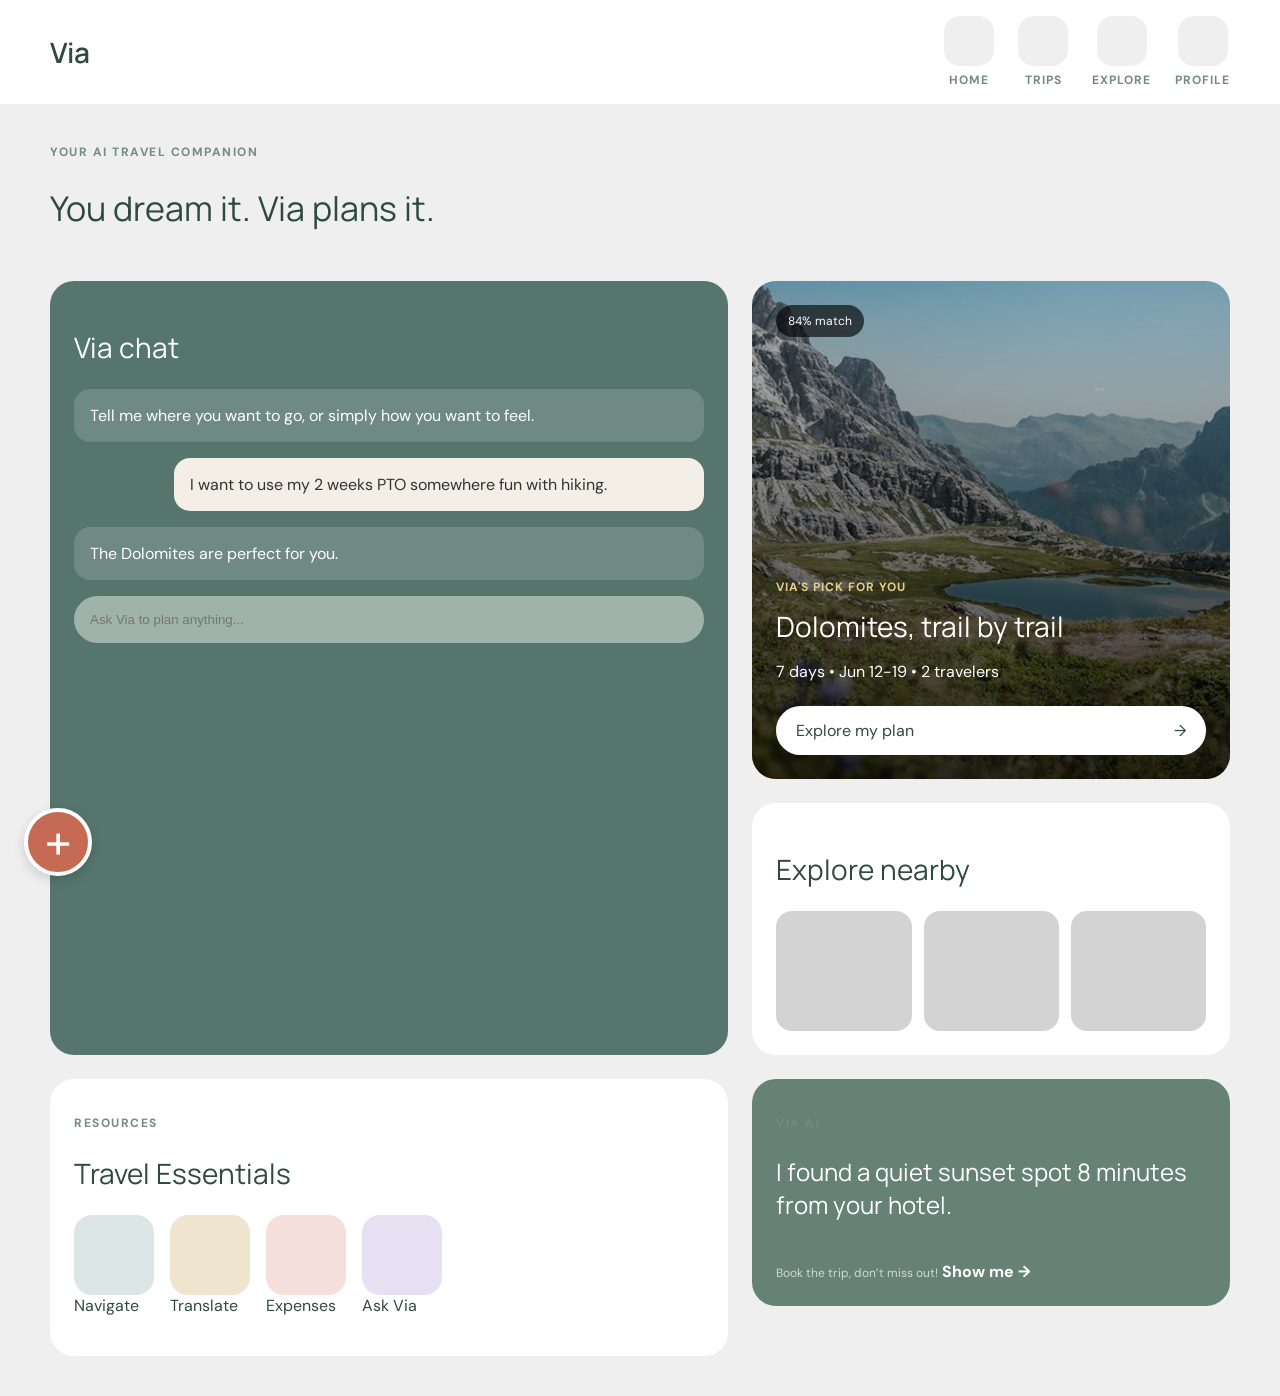
<file: index.html>
<!doctype html>
<html lang="en">

<head>
    <meta charset="UTF-8" />
    <meta name="viewport" content="width=device-width, initial-scale=1.0">
    <link rel="stylesheet" href="styles.css" />
    <link rel="stylesheet" href="home.css" />
    <link rel="manifest" href="pwa-manifest.json" />
    <title>Home</title>

    <link rel="preconnect" href="https://fonts.googleapis.com">
    <link rel="preconnect" href="https://fonts.gstatic.com" crossorigin>
    <link href="https://fonts.googleapis.com/css2?family=DM+Sans:wght@400;500;700&family=Manrope:wght@300;400;500;600&display=swap" rel="stylesheet">
</head>

<body>

<!--NAVBAR-->

    <nav>
        <div class="logo">Via</div>
        
            <ul class="menu">

                <li> <a href="index.html"></a>     <span>Home</span> </li>
                <li> <a href="trips.html"></a>     <span>Trips</span> </li>
                <li> <a href="explore.html"></a>   <span>Explore</span> </li>
                <li> <a href="profile.html"></a>   <span>Profile</span></li>

            </ul>

        <div class="plus-button">+</div>
    </nav>

<!--PAGE TITLE-->

    <div class="container">

    <header id="homeHeader">
                <div>
                    <p class="eyebrow">Your AI travel companion</p>
                    <h1>You dream it. Via plans it.</h1>
                </div>
                <div class="avatar" aria-label="Profile"></div>
            </header>


<!--VIA CHAT section-->

            <section id="homeChat">
                <h2>Via chat</h2>

                <div class="message">Tell me where you want to go, or simply how you want to feel.</div>
                <div class="user-message">I want to use my 2 weeks PTO somewhere fun with hiking.</div>
                <div class="message">The Dolomites are perfect for you.</div>

                <input type="text" placeholder="Ask Via to plan anything..."/>
            </section>
            


<!--Via's Pick For You section-->        

            <section id="homePick">

                <div class="pick-overlay">
                    <div class="match-badge">84% match</div>
                    <div class="pick-content">
                        
                        <p class="pick-label">VIA'S PICK FOR YOU</p>
                        <h2>Dolomites, trail by trail</h2>
                        <p>7 days • Jun 12-19 • 2 travelers</p>

                        <a href="trips.html" class="pick-button">Explore my plan<span>→</span></a>

                    </div>
                </div>
            </section>



<!--EXPLORE NEARBY section--> 

            <section id="homeExplore">
                <h2>Explore nearby</h2>
                <div class="explore-cards">

                    <div class="explore-card"></div>
                    <div class="explore-card"></div>
                    <div class="explore-card"></div>

                </div>
            </section>

<!--TRAVEL ESSENTIALS section--> 

            <section id="homeEssentials">
                <p class="eyebrow">Resources</p>
                <h2>Travel Essentials</h2>
                <ul class="tiles">
                    <li><div class="tile"></div>Navigate</li>
                    <li><div class="tile cream"></div>Translate</li>
                    <li><div class="tile pink"></div>Expenses</li>
                    <li><div class="tile lilac"></div>Ask Via</li>
                </ul>
            </section>

<!--VIA RECOMMENDATION section-->

            <section id="homeNotice">
                <p class="eyebrow light">Via AI</p>
                <h3>I found a quiet sunset spot 8 minutes from your hotel.</h3>
                <small>Book the trip, don’t miss out!</small>
                <a href="#" class="show-me">Show me →</a>
            </section>


        
    </div>



    </body>

</html>
</file>
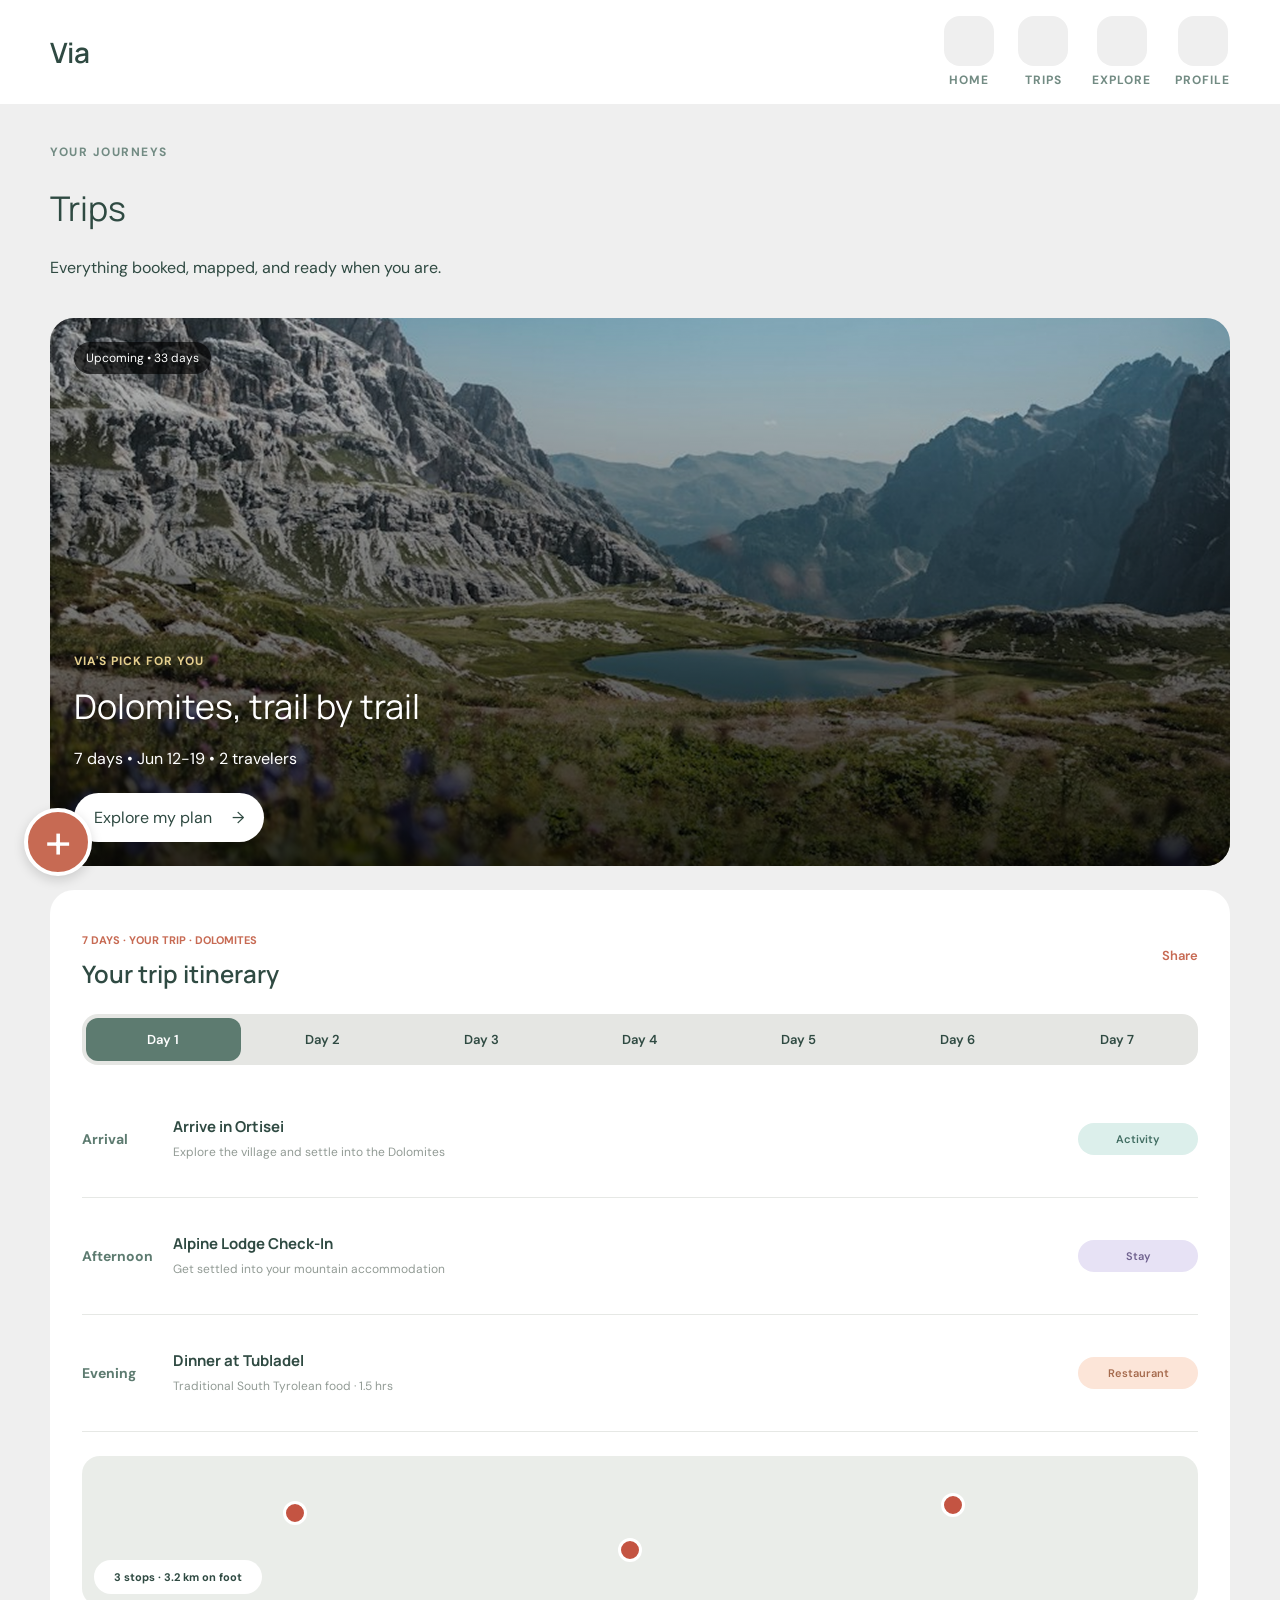
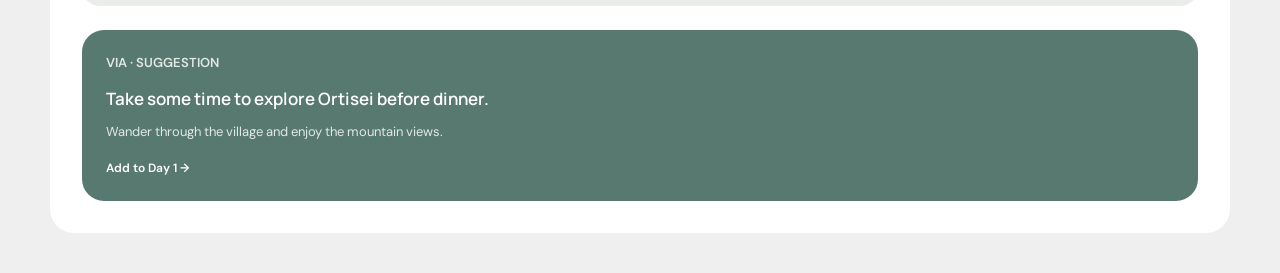
<file: trips.html>
<!doctype html>
<html lang="en">

<head>
    <meta charset="UTF-8">
    <meta name="viewport" content="width=device-width, initial-scale=1.0">
    <link rel="stylesheet" href="styles.css">
    <link rel="stylesheet" href="trips.css">
    <link rel="manifest" href="pwa-manifest.json" />
    <title>Trips</title>

    <link rel="preconnect" href="https://fonts.googleapis.com">
    <link rel="preconnect" href="https://fonts.gstatic.com" crossorigin>
    <link href="https://fonts.googleapis.com/css2?family=DM+Sans:wght@400;500;700&family=Manrope:wght@300;400;500;600&display=swap" rel="stylesheet">
</head>

<body>


<!--NAVBAR-->

    <nav>
        <div class="logo">Via</div>
        
            <ul class="menu">
                <li> <a href="index.html"></a>     <span>Home</span> </li>
                <li> <a href="trips.html"></a>     <span>Trips</span> </li>
                <li> <a href="explore.html"></a>   <span>Explore</span> </li>
                <li> <a href="profile.html"></a>   <span>Profile</span></li>
            </ul>

        <div class="plus-button">+</div>
    </nav>


<div class="container trips-page">

    <header id="tripsHeader">
        <div>
            <p class="eyebrow">Your Journeys</p>
            <h1>Trips</h1>
            <p>Everything booked, mapped, and ready when you are.</p>
        </div>
    </header>



<!-- UPCOMING TRIP section -->

    <section id="tripHero">
        <div class="trip-overlay">
            <div class="match-badge">Upcoming • 33 days</div>

            <div class="trip-content">
                <p class="trip-label">VIA'S PICK FOR YOU</p>
                <h1>Dolomites, trail by trail</h1>
                <p>7 days • Jun 12-19 • 2 travelers</p>
                <a href="#tripItinerary" class="trip-button">Explore my plan<span>→</span></a>
            </div>

        </div>
    </section>


<!-- YOUR TRIP ITINERARY section -->
    
    <section id="tripItinerary">

        <div class="itinerary-header">
            <div>
                <p class="itinerary-eyebrow">7 DAYS · YOUR TRIP · DOLOMITES</p>
                <h2>Your trip itinerary</h2>
            </div>

            <a href="#" class="share-link">Share</a>
        </div>


<!-- DAY SELECTOR -->

        <div class="days">
            <div class="day active">Day 1</div>
            <div class="day">Day 2</div>
            <div class="day">Day 3</div>
            <div class="day">Day 4</div>
            <div class="day">Day 5</div>
            <div class="day">Day 6</div>
            <div class="day">Day 7</div>
        </div>


<!-- DAY 1 ACTIVITIES -->

        <div class="itinerary-list">

            <div class="itinerary-row">
                <div class="activity-time">Arrival</div>

                <div class="activity-details">
                    <h3>Arrive in Ortisei</h3>
                    <p>Explore the village and settle into the Dolomites</p>
                </div>

                <div class="activity-tag activity">Activity</div>
            </div>


            <div class="itinerary-row">
                <div class="activity-time">Afternoon</div>

                <div class="activity-details">
                    <h3>Alpine Lodge Check-In</h3>
                    <p>Get settled into your mountain accommodation</p>
                </div>

                <div class="activity-tag stay">Stay</div>
            </div>


            <div class="itinerary-row">
                <div class="activity-time">Evening</div>

                <div class="activity-details">
                    <h3>Dinner at Tubladel</h3>
                    <p>Traditional South Tyrolean food · 1.5 hrs</p>
                </div>

                <div class="activity-tag restaurant">Restaurant</div>
            </div>

        </div>




<!-- MAP PREVIEW section -->

        <div class="itinerary-map">
            <div class="map-pin pin-one"></div>
            <div class="map-pin pin-two"></div>
            <div class="map-pin pin-three"></div>
            <div class="map-label">3 stops · 3.2 km on foot</div>
        </div>




<!-- VIA SUGGESTION section-->

        <div class="via-suggestion">
            <p class="suggestion-label">VIA · SUGGESTION</p>
            <h3>Take some time to explore Ortisei before dinner.</h3>
            <p>Wander through the village and enjoy the mountain views.</p>
            <a href="#">Add to Day 1 →</a>
        </div>

    </section>

</div>

</body>
</html>
</file>
<file: styles.css>
:root {
    --bg: #EFEFEF;
    --green-dark: #2f4a42;
    --green: #5d7b70;
    --gap: 24px;
}

body {
    font-family: "DM Sans", sans-serif;
    background-color: var(--bg);
    color: var(--green-dark);

    margin: 0;
}

section {
    background: white;
    border-radius: 24px;
    padding: 24px;
}

header {
    padding: 0;
}

.container {
    display: grid;
    gap: var(--gap);
    padding: 1rem;
    align-content: start;
}

section,
header {
    scroll-margin-top: 90px;
}

header {
    display: flex;
    justify-content: space-between;
    align-items: flex-start;
}

/*---------------NAVBAR---------------------*/


nav {
    position: sticky;
    top: 0;
    z-index: 1000;

    display: flex;
    justify-content: space-between;
    align-items: center;

    padding: 16px 50px;

    background: white;
}

.logo {
    font-family: Manrope;
    font-size: 28px;
    font-weight: 600;
    color: #2f4a42;
}


.menu { /*navbar button group*/
    display: flex;
    gap: 24px;

    list-style: none;
    margin: 0;
    padding: 0;
}


.menu li { /*navbar item*/
    display: flex;
    flex-direction: column;
    align-items: center;
    gap: 6px;
}


.menu a { /*navbar button*/
    width: 50px;
    height: 50px;

    background: #EFEFEF;
    border-radius: 16px;

    display: block;

    text-decoration: none;
}


.menu span { /*navbar label*/
    font-family: "DM Sans", sans-serif;
    font-size: 12px;
    font-weight: 700;

    text-transform: uppercase;
    letter-spacing: 1px;

    color: #728b83;
}

.menu a:hover {
    background: rgba(158, 212, 158, 0.5);
}




/*---------------FLOATING PLUS BUTTON-----------------*/


.plus-button {
    position: fixed;
    bottom: 24px;
    left: 24px;

    width: 60px;
    height: 60px;

    border-radius: 50%;
    background: #c76a53;

    color: white;

    display: flex;
    justify-content: center;
    align-items: center;
    line-height: 1;

    font-size: 48px;

    border: 4px solid white;
    box-shadow: 0 4px 12px rgba(0, 0, 0, 0.15);

    z-index: 2000;
}



/*---------------TEXT STYLING-----------------*/

.eyebrow {
    font-family: "DM Sans", sans-serif;
    font-size: 12px;
    font-weight: 700;

    text-transform: uppercase;
    letter-spacing: 1.5px;

    color: #728b83;

    margin-bottom: 8px;
}

h1 {
    font-family: Manrope;
    font-size: 34px;
    font-weight: 400;
    line-height: 1.5;
}

h2 {
    font-family: Manrope;
    font-size: 28px;
    font-weight: 400;
}

h3 {
    font-family: Manrope;
    font-size: 24px;
    font-weight: 400;
}

small {
    font-size: 12px;
    opacity: .7;
}


.container {
    display: grid;
    gap: var(--gap);
    padding: 1rem;
    align-content: start;
    grid-template-columns: repeat(4, 1fr);
}




@media (min-width: 768px) {

    nav {
        padding: 16px 50px;
    }

    .container {
        grid-template-columns: repeat(8, 1fr);
        padding: 28px 50px 40px;
    }
}



@media (min-width: 1100px) {

    .container {
        display: grid;
        grid-template-columns: repeat(12, minmax(0, 1fr));

        column-gap: 24px;
        row-gap: 24px;

        padding: 28px 50px 40px;

        align-content: start;
    }
}
</file>
<file: home.css>
/*----------------------------------------------------*/
/* ------------------HOME page----------------------- */
/*----------------------------------------------------*/



/* ------------------AI CHAT CARD---------------------- */

#homeChat {
    background: #56766D;
    color: #ffffff;
}

.message,
.user-message {
    background: rgba(255,255,255,.15);
    padding: 16px;
    border-radius: 16px;
    margin-bottom: 16px;
}

.user-message {
    background: #f3eee6;
    color: #333;
    margin-left: 100px;
}

#homeChat input {
    width: 100%;
    box-sizing: border-box;

    padding: 16px;

    border: none;
    border-radius: 30px;

    background: #9fb3aa;
    color: white;
}



/* ------------------VIA PICK card---------------------- */

#homePick {
    padding: 0;

    min-height: 450px;

    background-image: url("images/dolomites.png");
    background-size: cover;
    background-position: center;

    overflow: hidden;
}

.pick-overlay {
    min-height: 450px;
    padding: 24px;

    display: flex;
    flex-direction: column;
    justify-content: space-between;

    background: linear-gradient(
        to bottom,
        #0000002c,
        #000000ce
    );
}

.match-badge {
    width: fit-content;
    padding: 8px 12px;
    border-radius: 20px;
    background: #000000a2;
    color: white;
    font-size: 12px;
}

.pick-content {
    color: white;
}

.pick-label {
    font-size: 12px;
    font-weight: 700;

    letter-spacing: 1px;

    color: #e5cf8e;
}

.pick-content h2 {
    color: white;
    margin: 8px 0;
}

.pick-button {
    margin-top: 24px;

    background: white;
    color: var(--green-dark);

    text-decoration: none;

    border-radius: 30px;

    padding: 14px 20px;

    display: flex;
    justify-content: space-between;
    align-items: center;
}


/* ------------------EXPLORE card---------------------- */

.explore-cards {
    display: flex;
    gap: 12px;
    margin-top: 16px;
}

.explore-card {
    flex: 1;
    height: 120px;

    border-radius: 16px;

    background: lightgray;
}


/* ------------------TRAVEL ESSENTIALS card---------------------- */

.tiles {
    display: flex;
    gap: 16px;

    padding: 0;

    list-style: none;

    margin-top: 20px;
}

.tile {
    width: 80px;
    height: 80px;

    border-radius: 18px;

    background: #dce6e6;
}

.cream {
    background: #efe4cd;
}

.pink {
    background: #f4dfda;
}

.lilac {
    background: #e6e0f2;
}


/* ------------------VIA AI suggestion card---------------------- */

#homeNotice {
    background: #668274;
    color: white;
}

.show-me {
    display: inline-block;

    margin-top: 16px;

    color: white;

    text-decoration: none;
    font-weight: bold;
}



/*MOBILE*/

#homeHeader         {grid-column: 1 / -1;}
#homeChat           {grid-column: 1 / -1;}
#homePick           {grid-column: 1 / -1;}
#homeExplore        {grid-column: 1 / -1;}
#homeEssentials     {grid-column: 1 / -1;}
#homeNotice         {grid-column: 1 / -1;}

@media (min-width: 768px) {
    #homeHeader      {grid-column: 1 / -1;}
    #homeChat        {grid-column: 1 / -1;}
    #homePick        {grid-column: 1 / 5;}
    #homeNotice      {grid-column: 5 / -1;}
    #homeExplore     {grid-column: 1 / -1;}
    #homeEssentials  {grid-column: 1 / -1;}
}

@media (min-width: 1100px) {

    #homeHeader     {grid-column: 1 / -1;}
    #homeChat       {grid-column: 1 / 8; grid-row: 2 / 4;}
    #homeEssentials {grid-column: 1 / 8; grid-row: 4 / 6;}
    #homePick       {grid-column: 8 / -1; grid-row: 2;}
    #homeExplore    {grid-column: 8 / -1; grid-row: 3;}
    #homeNotice     {grid-column: 8 / -1; grid-row: 4;}
}
</file>
<file: trips.css>
/*----------------------------------------------------*/
/* ------------------TRIPS PAGE----------------------- */
/*----------------------------------------------------*/

.trips-page {
    display: grid;
    gap: 24px;
}

#tripsHeader {
    grid-column: 1 / -1;
}


/* ------------------TRIP HERO---------------------- */

#tripHero {
    grid-column: 1 / -1;
    min-height: 500px;

    background-image: url("images/dolomites.png");
    background-size: cover;
    background-position: center;

    border-radius: 24px;
    overflow: hidden;
    padding: 0;
}

.trip-overlay {
    min-height: 500px;
    padding: 24px;

    display: flex;
    flex-direction: column;
    justify-content: space-between;

    background: linear-gradient(
        to bottom,
        #0000002c,
        #000000ce
    );

    color: white;
}

.trip-overlay h1 {
    color: white;
    margin: 12px 0;
}

.trip-button {
    margin-top: 24px;
    background: white;
    color: var(--green-dark);

    text-decoration: none;
    border-radius: 30px;
    padding: 14px 20px;

    display: flex;
    justify-content: space-between;
    align-items: center;

    width: 150px;
}

.trip-content {
    color: white;
}

.trip-label {
    font-size: 12px;
    font-weight: 700;
    letter-spacing: 1px;
    color: #e5cf8e;
}

.trip-content h1 {
    color: white;
    margin: 8px 0;
}

.match-badge {
    width: fit-content;
    padding: 8px 12px;
    border-radius: 20px;
    background: #000000a2;
    color: white;
    font-size: 12px;
}


/*----------------------------------------------------*/
/* ------------------ITINERARY------------------------ */
/*----------------------------------------------------*/

#tripItinerary {
    grid-column: 1 / -1;
    padding: 32px;
    border-radius: 24px;
    background: white;
    min-width: 0;
}


/* ------------------HEADER---------------------- */

.itinerary-header {
    display: flex;
    justify-content: space-between;
    align-items: center;
    margin-bottom: 24px;
}

.itinerary-eyebrow {
    font-size: 11px;
    font-weight: 700;
    color: #c76a53;
    margin-bottom: 10px;
}

.itinerary-header h2 {
    font-family: Manrope, sans-serif;
    font-size: 24px;
    font-weight: 600;
    margin: 0;
}

.share-link {
    color: #c76a53;
    text-decoration: none;
    font-size: 13px;
    font-weight: 600;
}


/* ------------------DAY SELECTOR---------------------- */

.days {
    display: grid;
    grid-template-columns: repeat(7, minmax(0, 1fr));
    gap: 4px;

    padding: 4px;
    margin-bottom: 16px;

    background: #e5e6e3;
    border-radius: 16px;
}

.day {
    padding: 13px 8px;
    border-radius: 12px;

    text-align: center;
    font-size: 13px;
    font-weight: 600;

    color: var(--green-dark);
    background: transparent;
    cursor: pointer;
}

.day.active {
    background: var(--green);
    color: white;
}


/* ------------------ACTIVITY ROWS---------------------- */

.itinerary-list {
    display: flex;
    flex-direction: column;
}

.itinerary-row {
    display: grid;
    grid-template-columns: 75px minmax(0, 1fr) 120px;

    align-items: center;
    gap: 16px;

    min-height: 88px;
    padding: 14px 0;

    border-bottom: 1px solid #e6e8e5;
}

.activity-time {
    font-size: 14px;
    font-weight: 700;
    color: var(--green);
}

.activity-details h3 {
    font-family: Manrope, sans-serif;
    font-size: 15px;
    font-weight: 700;
    margin: 0 0 6px;
}

.activity-details p {
    font-size: 12px;
    color: #929b95;
    margin: 0;
    line-height: 1.5;
}


/* ------------------CATEGORY TAGS---------------------- */

.activity-tag {
    justify-self: center;

    width: 100px;
    padding: 9px 10px;

    border-radius: 30px;

    font-size: 11px;
    font-weight: 600;
    text-align: center;
}

.activity {
    background: #dcefeb;
    color: #426e63;
}

.stay {
    background: #e7e2f5;
    color: #70628f;
}

.restaurant {
    background: #fce5d8;
    color: #a66b4e;
}


/* ------------------MAP PREVIEW---------------------- */

.itinerary-map {
    position: relative;

    height: 150px;
    margin-top: 24px;

    background: #eaede9;
    border-radius: 18px;
    overflow: hidden;
}

.map-pin {
    position: absolute;

    width: 18px;
    height: 18px;

    background: #c45442;
    border: 3px solid white;
    border-radius: 50%;
}

.pin-one {
    top: 30%;
    left: 18%;
}

.pin-two {
    top: 55%;
    left: 48%;
}

.pin-three {
    top: 25%;
    left: 77%;
}

.map-label {
    position: absolute;
    bottom: 12px;
    left: 12px;

    padding: 10px 20px;

    background: white;
    border-radius: 30px;

    font-size: 11px;
    font-weight: 700;
}


/* ------------------VIA SUGGESTION---------------------- */

.via-suggestion {
    margin-top: 24px;
    padding: 24px;

    background: #58796f;
    color: white;

    border-radius: 22px;
}

.suggestion-label {
    font-size: 11px;
    font-weight: 600;
    color: #d6e3dc;
    margin: 0 0 10px;
}

.via-suggestion h3 {
    font-size: 17px;
    font-weight: 600;
    color: white;

    margin: 0 0 10px;
}

.via-suggestion p {
    font-size: 13px;
    color: #e1e9e4;
    margin-bottom: 16px;
}

.via-suggestion a {
    color: white;
    font-size: 12px;
    font-weight: 600;
    text-decoration: none;
}





/*----------------------------------------------------*/
/* ------------------RESPONSIVE----------------------- */
/*----------------------------------------------------*/
@media (max-width: 767px) {
    .via-suggestion {
        padding: 20px;
        border-radius: 18px;
    }

    .via-suggestion h3 {
        font-size: 18px;
    }

    .via-suggestion p {
        font-size: 13px;
        line-height: 1.5;
    }

    .via-suggestion .trip-button {
        width: 100%;
        text-align: center;
        box-sizing: border-box;
    }
}
</file>
